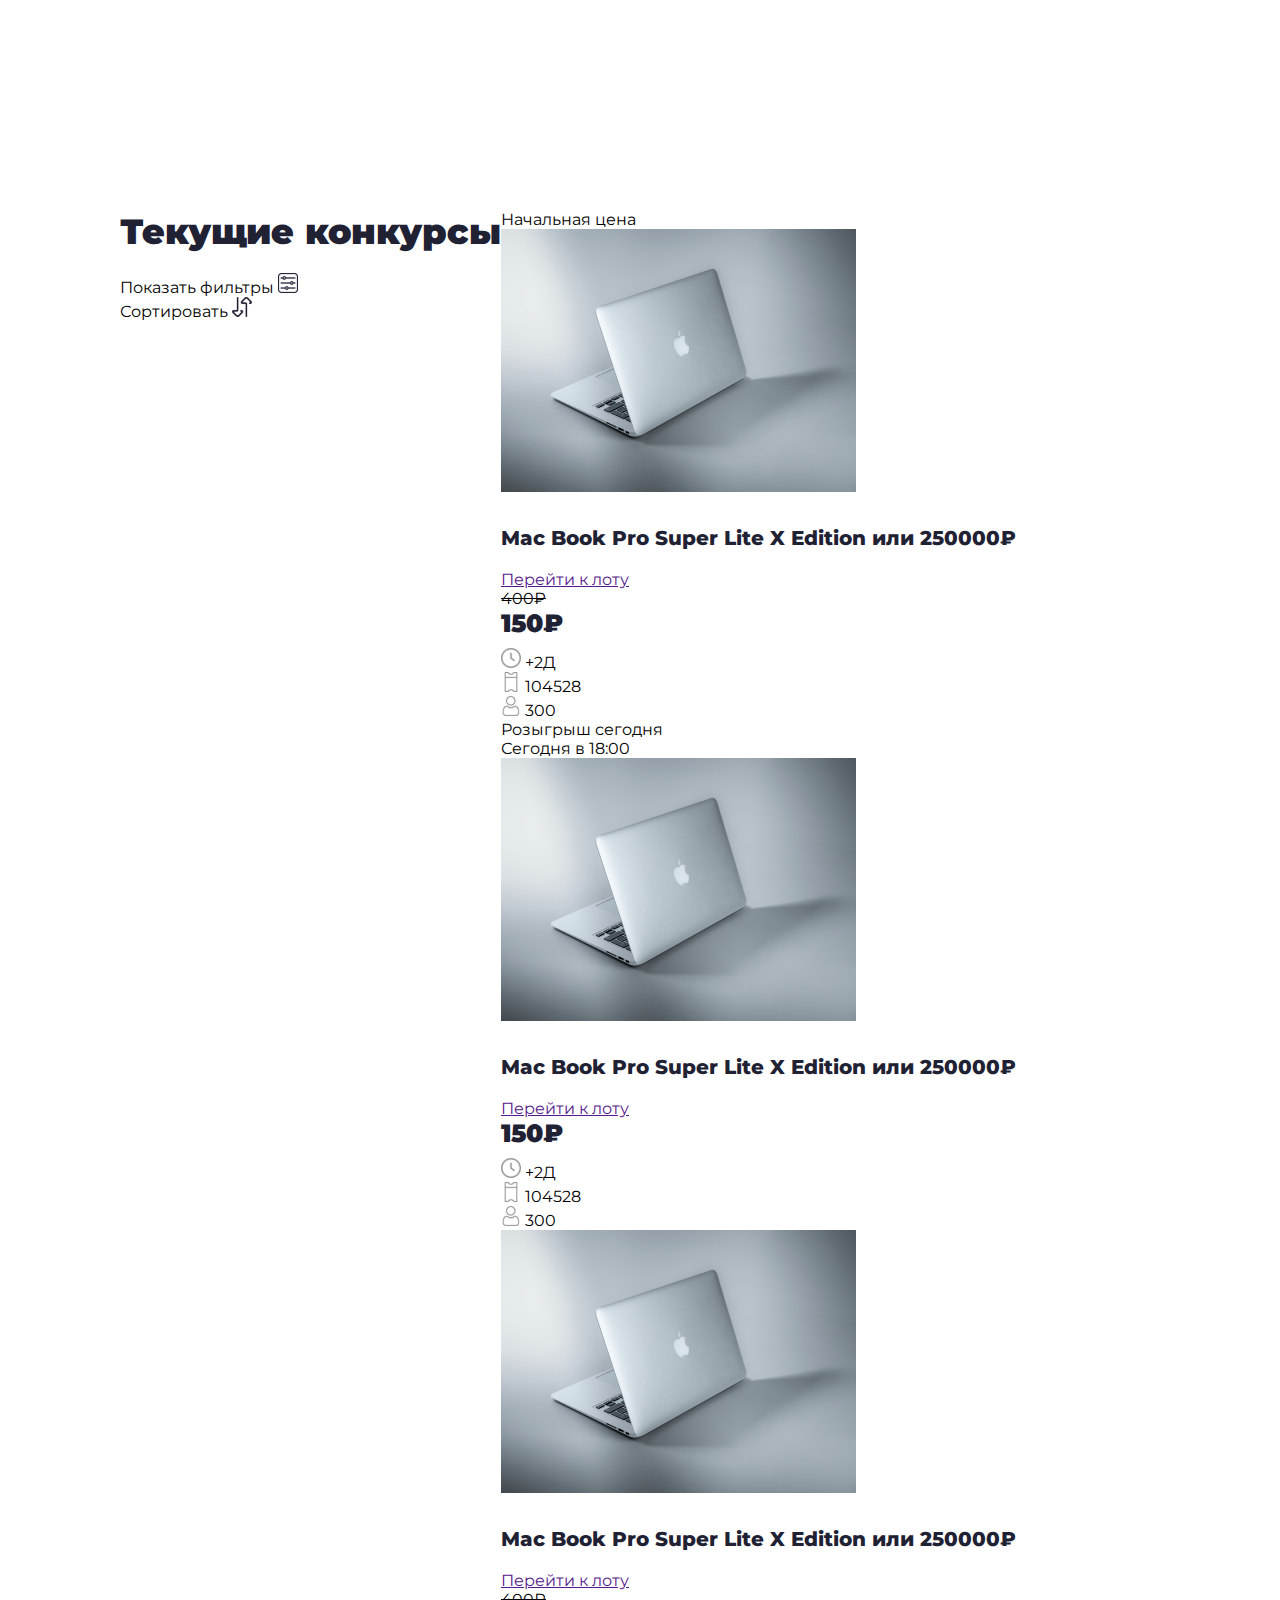
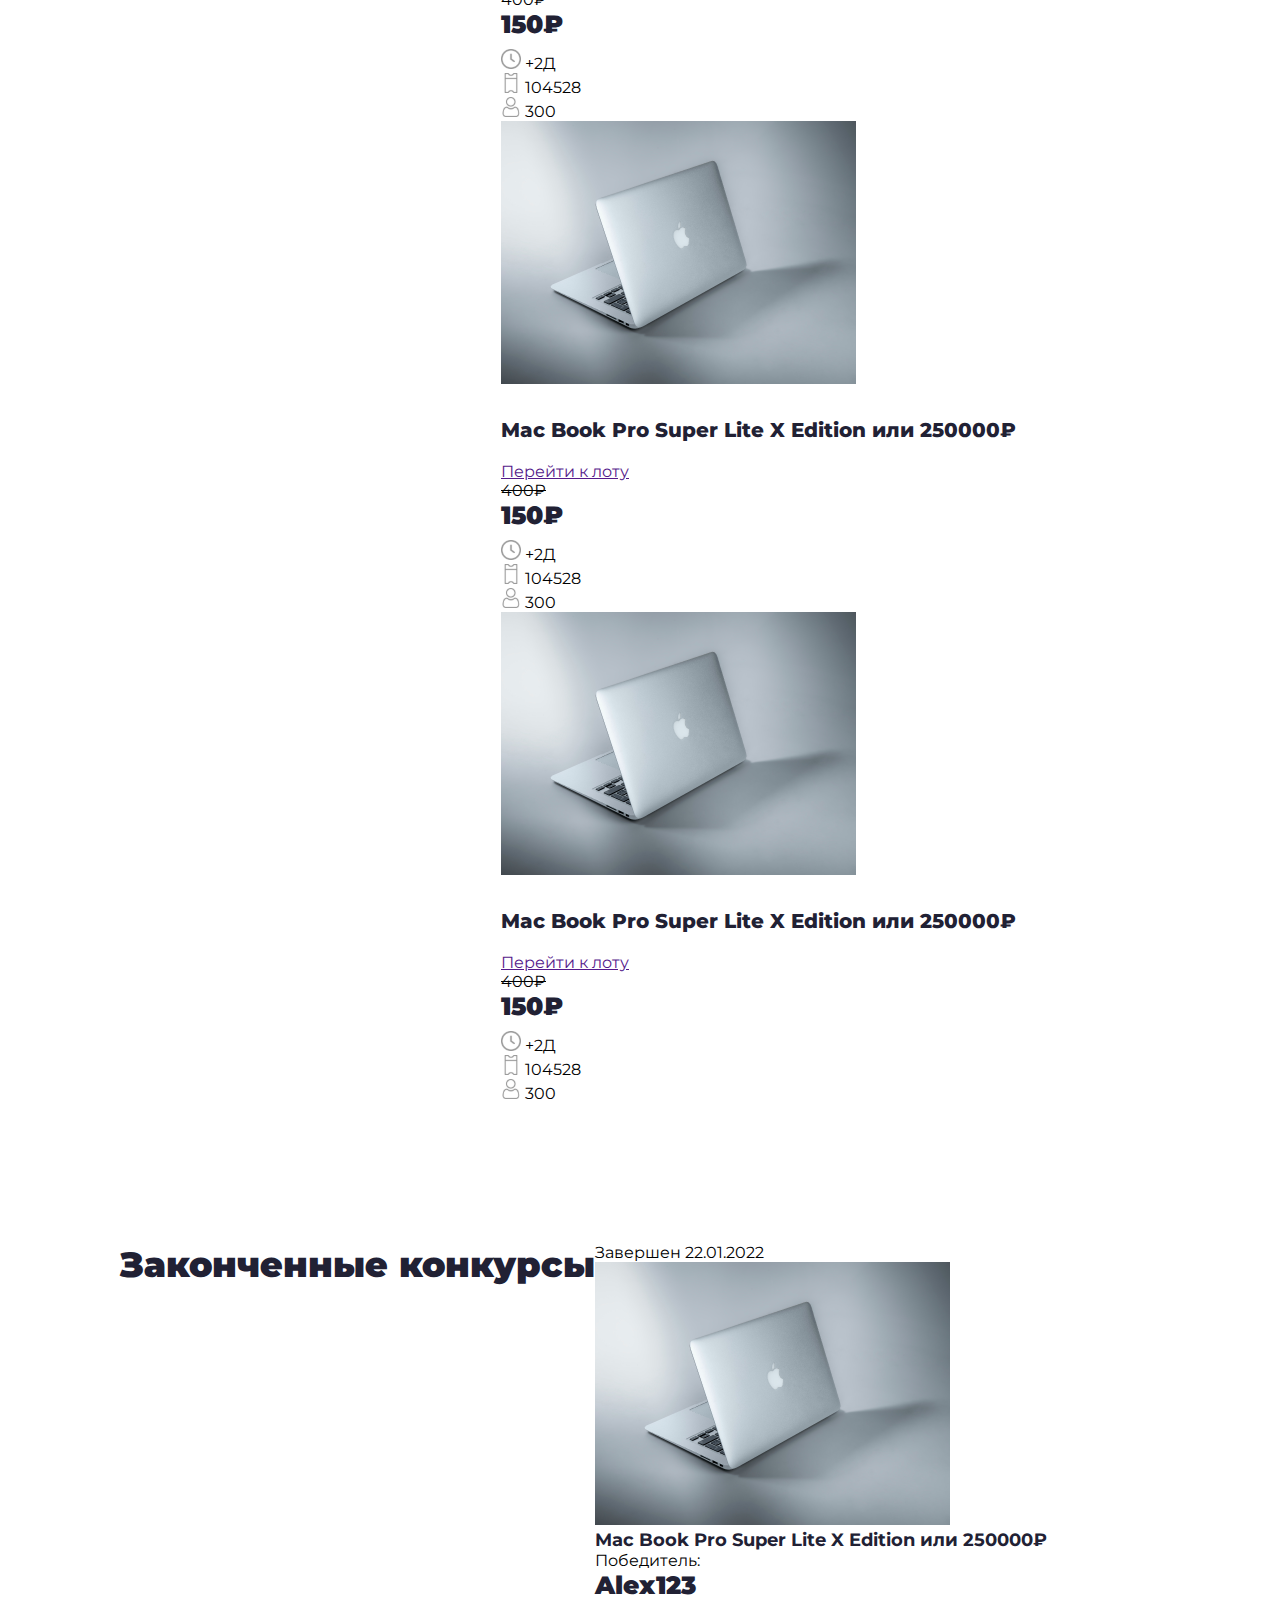
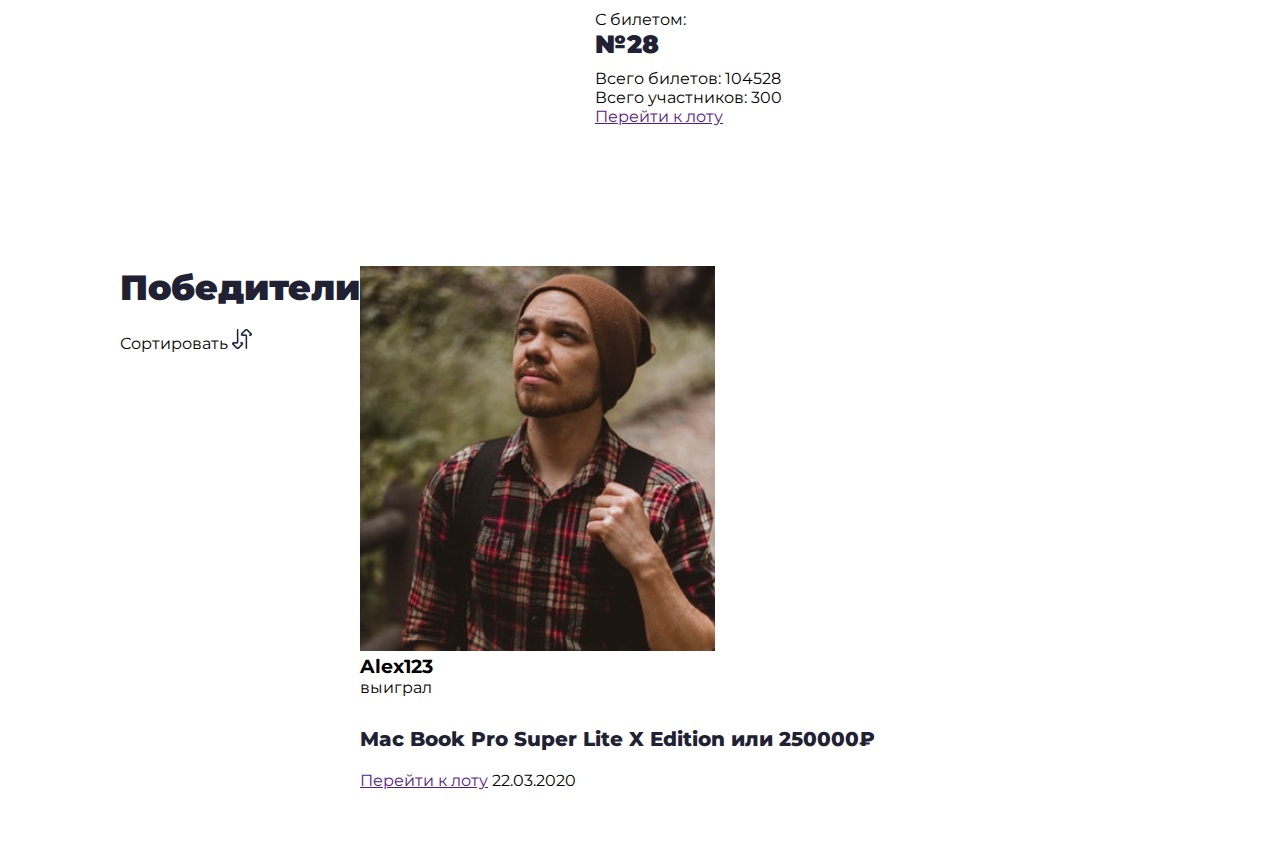
<file: contests.html>
<!DOCTYPE html>
<html>
	<head>
		<link rel="preconnect" href="https://fonts.googleapis.com">
		<link rel="preconnect" href="https://fonts.gstatic.com" crossorigin>
		<link href="https://fonts.googleapis.com/css2?family=Montserrat:wght@300;400;500;600;700;800;900&display=swap" rel="stylesheet">
		<title>contests</title>
		<link rel="stylesheet" href="main.css">
		<link rel="stylesheet" href="cards.css">
	</head>
	<body>
		<main>
			<section>
				<div class="flex-line">
					<h2>Текущие конкурсы</h2>
					<div>
						<div>
							Показать фильтры
							<img src="filter-icon.svg">
						</div>
						<div>
							Сортировать
							<img src="sort-icon.svg">
						</div>
					</div>
				</div>

				<div class="cards-block">
					<div class="card">
						<div class="mark">Начальная цена</div>
						<div class="img-container">
							<img src="image.png">
						</div>
						<h4>Mac Book Pro Super Lite X Edition или 250000₽</h4>
						<div class="card-data">
							<a href="">Перейти к лоту</a>
							<div>
								<strike>400₽</strike>
								<h3>150₽</h3>
							</div>
						</div>
						<div class="other-data">
							<div>
								<img src="clock-icon.svg">
								<span>+2Д</span>
							</div>
							<div>
								<img src="ticket-icon.svg">
								<span>104528</span>
							</div>
							<div>
								<img src="users-icon.svg">
								<span>300</span>
							</div>
						</div>
					</div>

					<div class="card today">
						<div class="mark">Розыгрыш сегодня</div>
						<div class="img-container">
							<div>Сегодня в 18:00</div>
							<img src="image.png">
						</div>
						<h4>Mac Book Pro Super Lite X Edition или 250000₽</h4>
						<div class="card-data">
							<a href="">Перейти к лоту</a>
							<div>
								<strike></strike>
								<h3>150₽</h3>
							</div>
						</div>
						<div class="other-data">
							<div>
								<img src="clock-icon.svg">
								<span>+2Д</span>
							</div>
							<div>
								<img src="ticket-icon.svg">
								<span>104528</span>
							</div>
							<div>
								<img src="users-icon.svg">
								<span>300</span>
							</div>
						</div>
					</div>

					<div class="card">
						<div class="img-container">
							<img src="image.png">
						</div>
						<h4>Mac Book Pro Super Lite X Edition или 250000₽</h4>
						<div class="card-data">
							<a href="">Перейти к лоту</a>
							<div>
								<strike>400₽</strike>
								<h3>150₽</h3>
							</div>
						</div>
						<div class="other-data">
							<div>
								<img src="clock-icon.svg">
								<span>+2Д</span>
							</div>
							<div>
								<img src="ticket-icon.svg">
								<span>104528</span>
							</div>
							<div>
								<img src="users-icon.svg">
								<span>300</span>
							</div>
						</div>
					</div>

					<div class="card">
						<div class="img-container">
							<img src="image.png">
						</div>
						<h4>Mac Book Pro Super Lite X Edition или 250000₽</h4>
						<div class="card-data">
							<a href="">Перейти к лоту</a>
							<div>
								<strike>400₽</strike>
								<h3>150₽</h3>
							</div>
						</div>
						<div class="other-data">
							<div>
								<img src="clock-icon.svg">
								<span>+2Д</span>
							</div>
							<div>
								<img src="ticket-icon.svg">
								<span>104528</span>
							</div>
							<div>
								<img src="users-icon.svg">
								<span>300</span>
							</div>
						</div>
					</div>

					<div class="card">
						<div class="img-container">
							<img src="image.png">
						</div>
						<h4>Mac Book Pro Super Lite X Edition или 250000₽</h4>
						<div class="card-data">
							<a href="">Перейти к лоту</a>
							<div>
								<strike>400₽</strike>
								<h3>150₽</h3>
							</div>
						</div>
						<div class="other-data">
							<div>
								<img src="clock-icon.svg">
								<span>+2Д</span>
							</div>
							<div>
								<img src="ticket-icon.svg">
								<span>104528</span>
							</div>
							<div>
								<img src="users-icon.svg">
								<span>300</span>
							</div>
						</div>
					</div>
				</div>
			</section>
			<section>
				<div><h2>Законченные конкурсы</h2></div>
				<div class="cards-block">
					<div class="card finished">
						<div class="card-head">
							<span>Завершен</span>
							<data>22.01.2022</data>
						</div>
						<div class="img-gradient-container">
							<img src="image.png">
							<h5>Mac Book Pro Super Lite X Edition или 250000₽</h5>
						</div>
						<div>
							<span>Победитель:</span>
							<h3>Alex123</h3>
						</div>
						<div>
							<span>С билетом:</span>
							<h3>№28</h3>
						</div>
						<div class="other-data">
							<div>
								<span>Всего билетов: </span>
								<span>104528</span>
							</div>
							<div>
								<span>Всего участников: </span>
								<span>300</span>
							</div>
						</div>
						<a href="">Перейти к лоту</a>
					</div>
				</div>
			</section>
			<section>
				<div class="flex-line">
					<h2>Победители</h2>
					<div>
						Сортировать
						<img src="sort-icon.svg">
					</div>
				</div>
				<div class="cards-block">
					<div class="card winner">
						<div class="img-container">
							<img src="ava.png">
							<div>
								<h3>Alex123</h3>
								<span>выиграл</span>
								<h4>Mac Book Pro Super Lite X Edition или 250000₽</h4>
							</div>
						</div>
						<div>
							<a href="">Перейти к лоту</a>
							<data>22.03.2020</data>
						</div>
					</div>
				</div>
			</section>
		</main>
	</body>
</html>
</file>
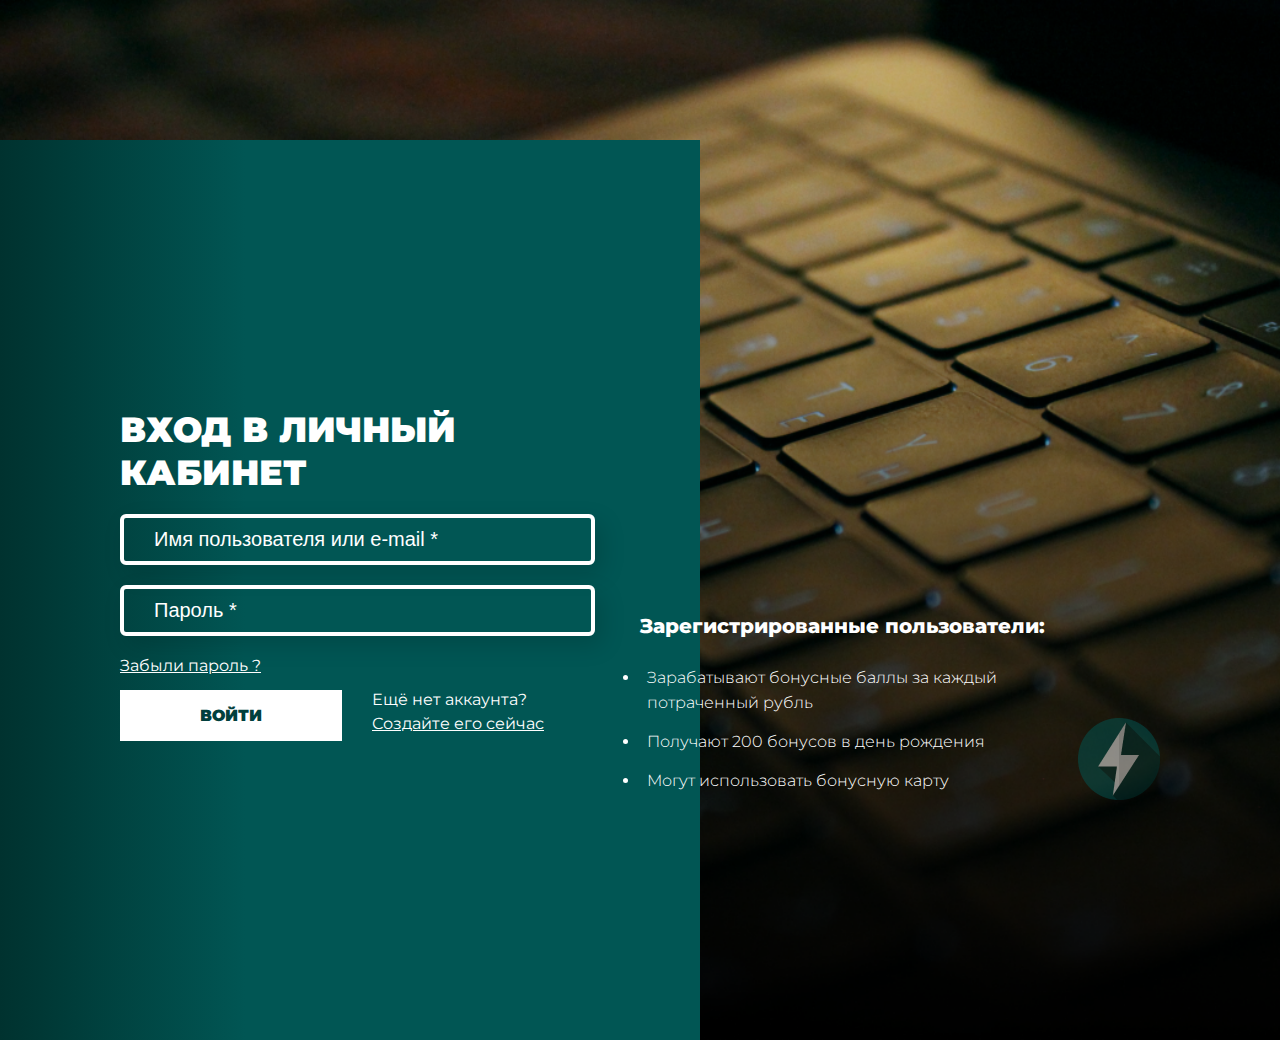
<file: enter.html>
<!DOCTYPE html>
<html>
	<head>
		<link rel="preconnect" href="https://fonts.googleapis.com">
		<link rel="preconnect" href="https://fonts.gstatic.com" crossorigin>
		<link href="https://fonts.googleapis.com/css2?family=Montserrat:wght@300;400;500;600;700;800;900&display=swap" rel="stylesheet">
		<title>enter/reg</title>
		<link rel="stylesheet" href="main.css">
		<link rel="stylesheet" href="enter.css">
	</head>
	<body class="enter">
		<input id="element-toggle" type="checkbox" />
		<div class="modal-container"id="myModal">
			<div class="modal" >
				<div>
					<h4>Забыли пароль?</h4>
					<label class="button" for="element-toggle"><img src="close-btn.svg"></label>
				</div>
				<input type="text" placeholder="E-mail">
				<span>На адрес электронной почты придет ссылка для восстановления пароля</span>
				<input type="submit" value="Изменить пароль" class="border-btn">
			</div>
		</div>
		<img src="enter-icon.png">
		<div class="free">
			<h4>Зарегистрированные пользователи:</h4>
			<ul>
				<li>Зарабатывают бонусные баллы за каждый потраченный рубль
</li>
				<li>Получают 200 бонусов в день рождения
</li>
				<li>Могут использовать бонусную карту
</li>
			</ul>
		</div>
		<main>
			<h2>ВХОД В ЛИЧНЫЙ КАБИНЕТ</h2>
			<form>
				<input type="text" placeholder="Имя пользователя или e-mail *">
				<input type="text" placeholder="Пароль *">
			</form>
			<label style="margin-bottom: 15px;text-decoration: underline;" class="button" for="element-toggle">Забыли пароль ?</label>
			<div>
				<a class="special-link-n" href=""><input type="submit" value="">ВОЙТИ</a>
				<div>
					Ещё нет аккаунта?
					<a href="">Создайте его сейчас</a>
				</div>
			</div>
		</main>
	</body>
</html>
</file>
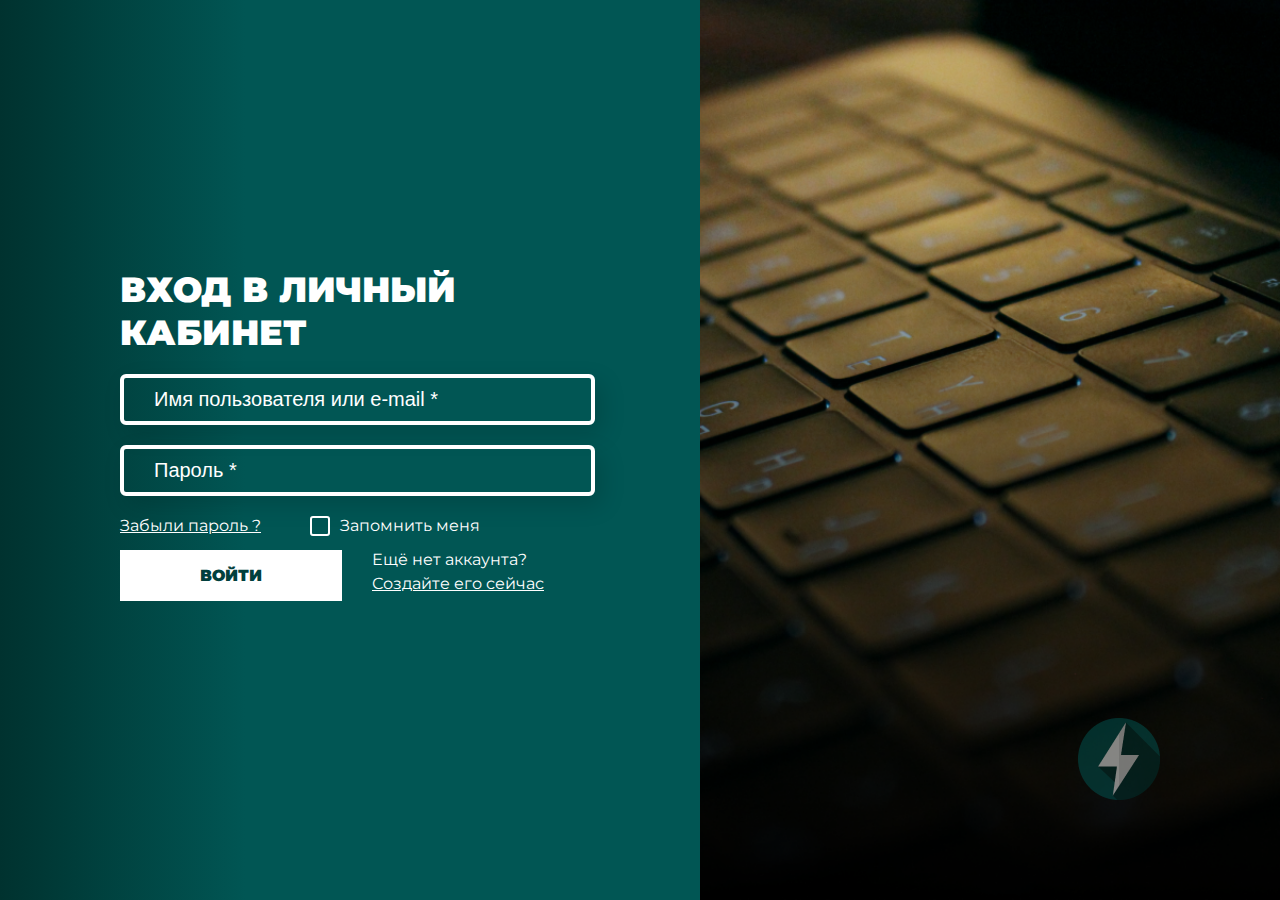
<file: login.html>
<!DOCTYPE html>
<html>
	<head>
		<link rel="preconnect" href="https://fonts.googleapis.com">
		<link rel="preconnect" href="https://fonts.gstatic.com" crossorigin>
		<link href="https://fonts.googleapis.com/css2?family=Montserrat:wght@300;400;500;600;700;800;900&display=swap" rel="stylesheet">
		<title>login</title>
		<link rel="stylesheet" href="main.css">
		<link rel="stylesheet" href="login.css">
	</head>
	<body class="login">
		<input id="element-toggle" type="checkbox" />
		<div class="modal-container"id="myModal">
			<div class="modal" >
				<div>
					<h4>Забыли пароль?</h4>
					<label class="button" for="element-toggle"><img src="close-btn.svg"></label>
				</div>
				<input type="text" placeholder="E-mail">
				<span>На адрес электронной почты придет ссылка для восстановления пароля</span>
				<input type="submit" value="Изменить пароль" class="border-btn">
			</div>
		</div>
		<label class="free-block">
			<input type=checkbox><img src="enter-icon.png">
			<div class="free-text">
				<h4>Зарегистрированные пользователи:</h4>
				<ul>
					<li>Зарабатывают бонусные баллы за каждый потраченный рубль</li>
					<li>Получают 200 бонусов в день рождения</li>
					<li>Могут использовать бонусную карту</li>
				</ul>
			</div>
		</label>
		<main>
			<h2>ВХОД В ЛИЧНЫЙ КАБИНЕТ</h2>
			<form>
				<input type="text" placeholder="Имя пользователя или e-mail *">
				<input type="text" placeholder="Пароль *">
			</form>
			<div>
				<label style="margin-bottom: 15px;text-decoration:underline;" class="button" for="element-toggle">Забыли пароль ?</label>
				<label class="remember">
					<input type="checkbox" name=""> Запомнить меня
					<span><!--<img src="v.svg">--></span>
				</label>
			</div>
			<div>
				<a class="special-link-n" href=""><input type="submit" value="">ВОЙТИ</a>
				<div>
					Ещё нет аккаунта?
					<a href="reg.html">Создайте его сейчас</a>
				</div>
			</div>
		</main>
	</body>
</html>
</file>
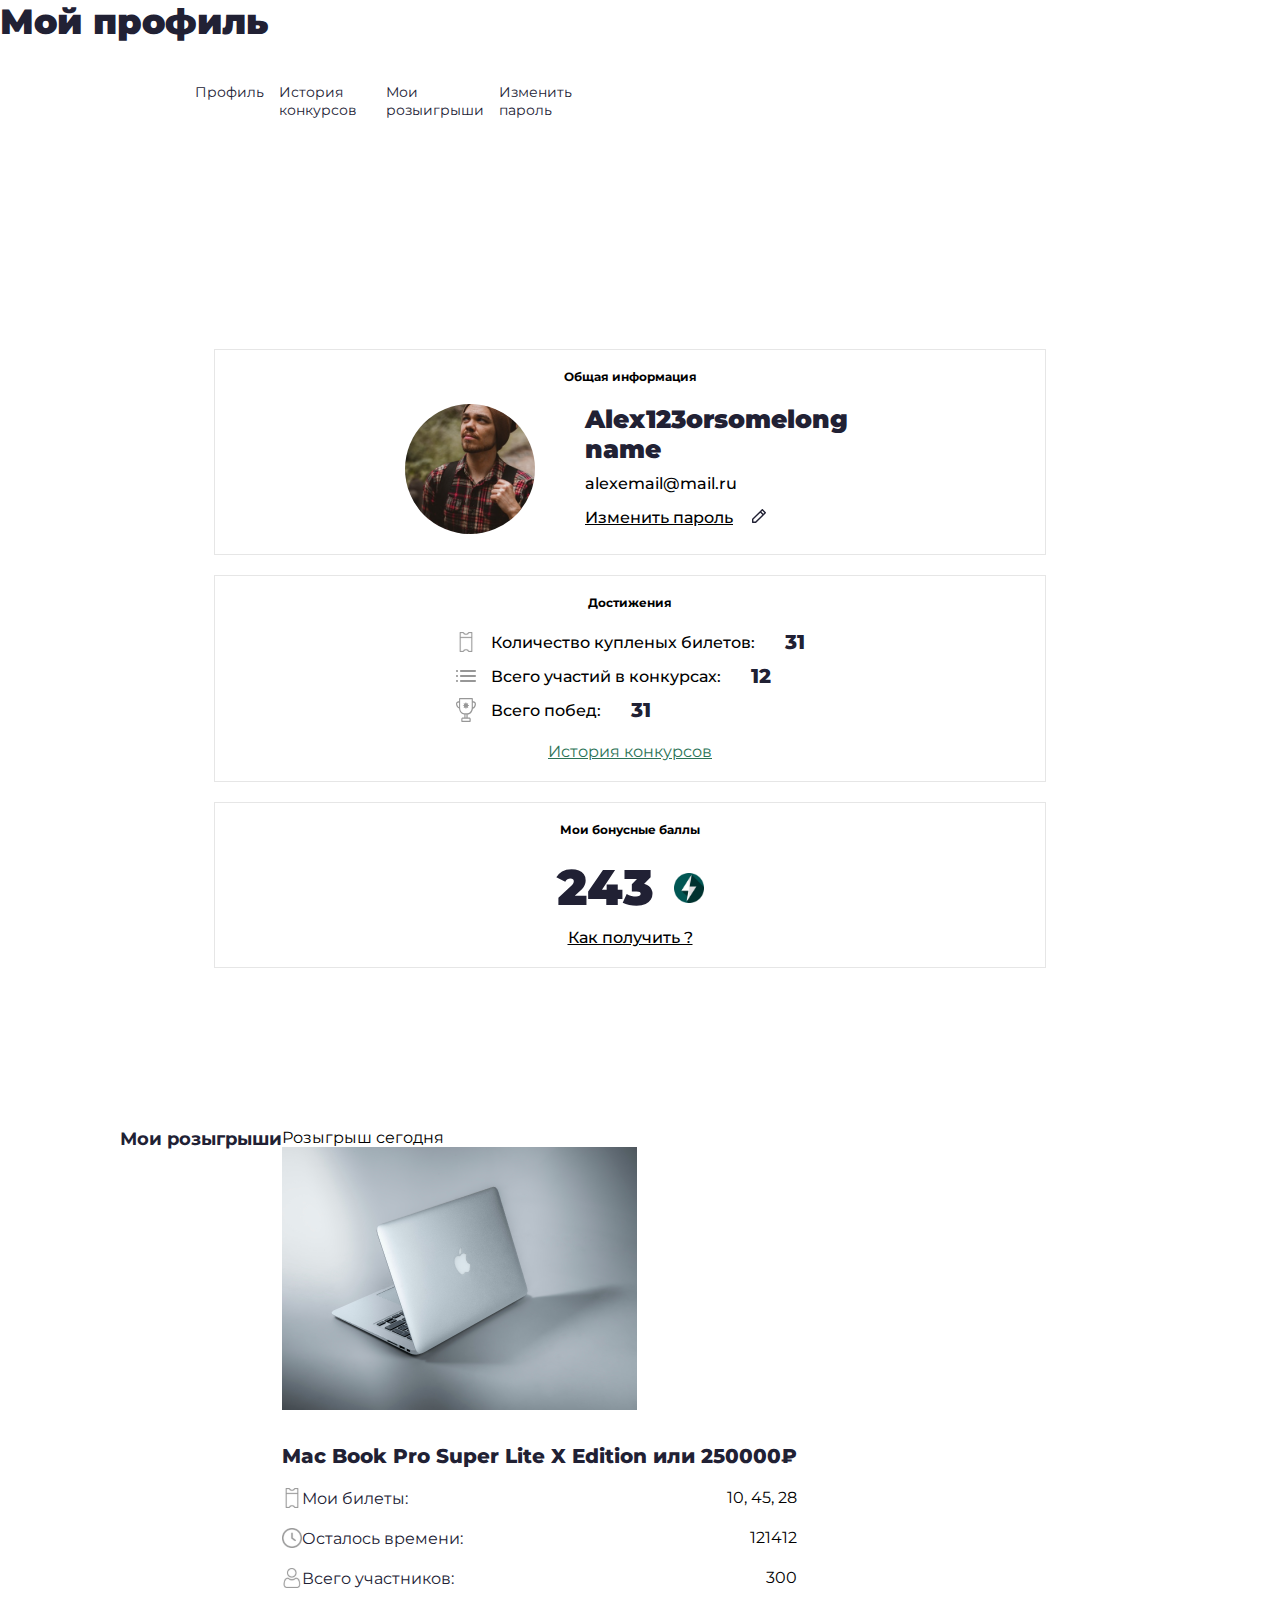
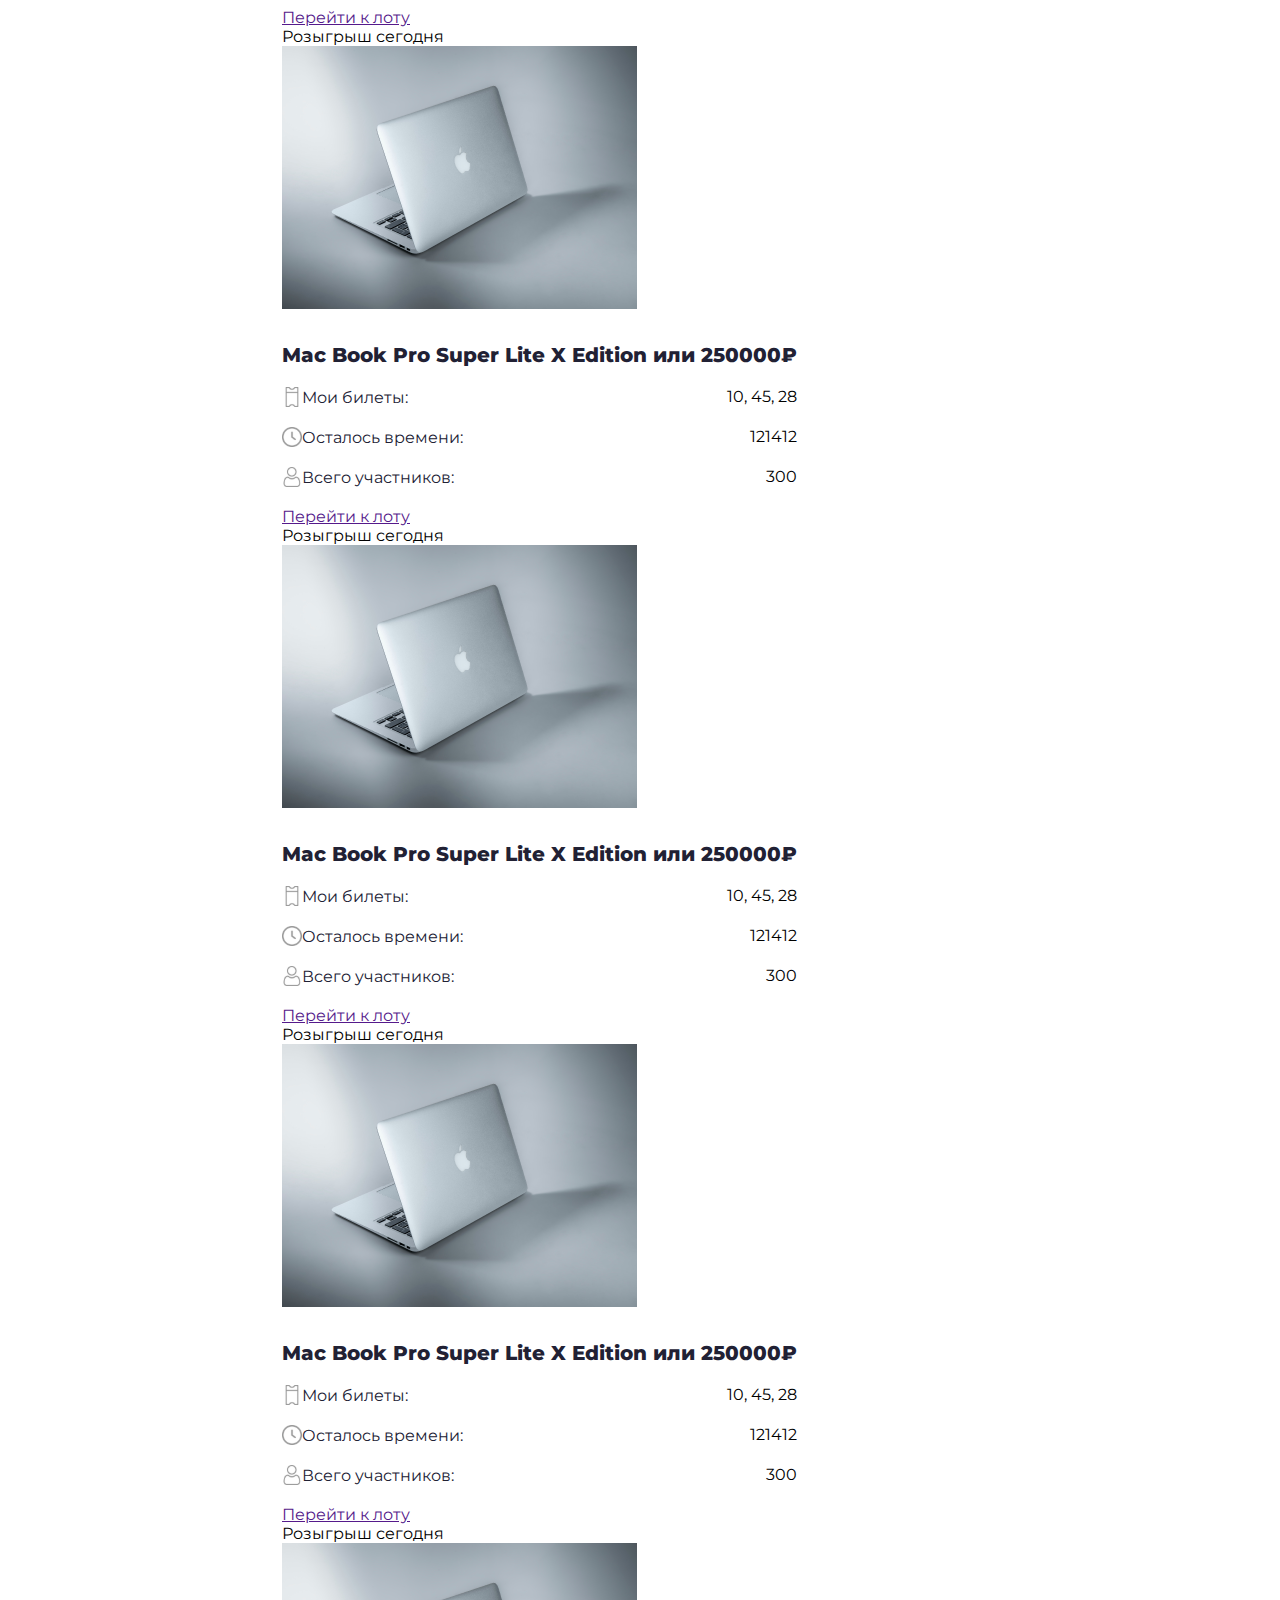
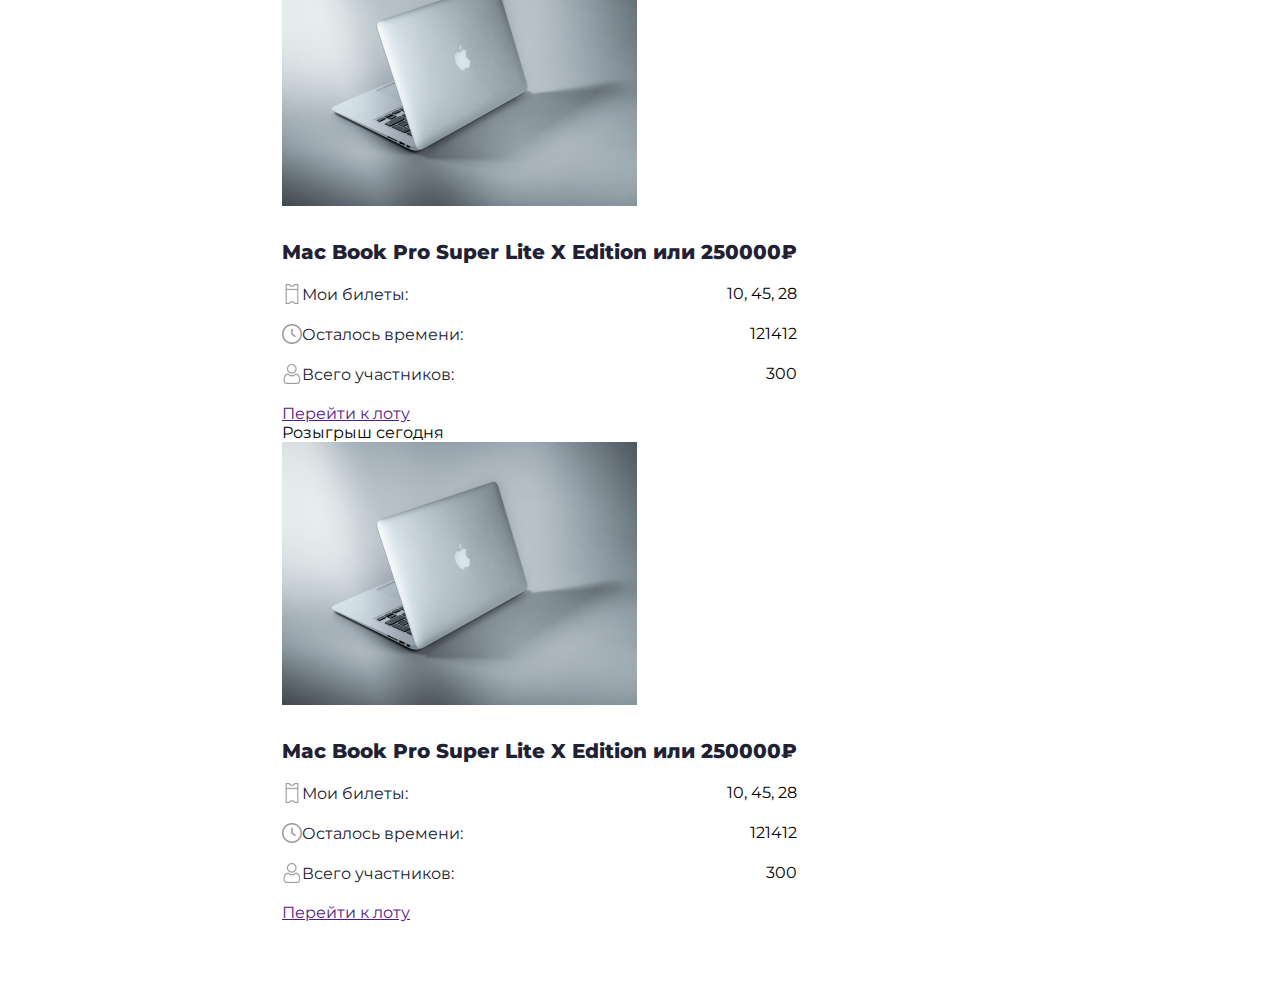
<file: profile.html>
<!DOCTYPE html>
<html>
	<head>
		<link rel="preconnect" href="https://fonts.googleapis.com">
		<link rel="preconnect" href="https://fonts.gstatic.com" crossorigin>
		<link href="https://fonts.googleapis.com/css2?family=Montserrat:wght@300;400;500;600;700;800;900&display=swap" rel="stylesheet">
		<title>profile</title>
		<link rel="stylesheet" href="main.css">
		<link rel="stylesheet" href="cards.css">
		<link rel="stylesheet" href="profile.css">
	</head>
	<body class="profile">
		<input id="element-toggle" type="checkbox" />
		<div class="modal-container"id="myModal">
			<div class="modal" >
				<div>
					<h4>Изменение пароля</h4>
					<label class="button" for="element-toggle"><img src="close-btn.svg"></label>
				</div>
				<input type="text" placeholder="Введите старый пароль">
				<input type="text" placeholder="Введите новый пароль">
				<input type="submit" value="Изменить пароль" class="border-btn">
			</div>
		</div>
		<div>
			<h2>Мой профиль</h2>
			<div class="nav">
				<div>Профиль</div>
				<div>История конкурсов</div>
				<a href="#3">Мои розыигрыши</a>
				<label class="button" for="element-toggle">Изменить пароль</label>

<!--<button id="trigger" class="trigger-button" type="button">Launch Modal</button>

  <div id="content">
    <h4>Изменить пароль</h4>
    <form>
    	<input type="text" name="" value="" placeholder="">
    	<input type="text" name="" value="" placeholder="">
    	<input type="submit" name="" value="">
    </form>
  </div>-->
			</div>
		</div>
		<main>
			<section class="user-block">
				<div class="user-data">
					<h5>Общая информация</h5>
					<div>
						<div class="img-cont">
							<img src="ava.png">
						</div>
						<div class="user-info">
							<h3>Alex123orsomelong name</h3>
							<span>alexemail@mail.ru</span>
							<div>
								<label class="button" for="element-toggle">Изменить пароль</label>
								<img src="icon-edit.svg">
							</div>
						</div>
					</div>
				</div>
				<div class="user-tickets">
					<h5>Достижения</h5>
					<ul>
						<li>
							<img src="ticket-icon.svg">
							Количество купленых билетов:
							<h4>31</h4>
						</li>
						<li>
							<img src="menu-icon.svg">
							Всего участий в конкурсах:
							<h4>12</h4>
						</li>
						<li>
							<img src="cup-icon.svg">
							Всего побед:
							<h4>31</h4>
						</li>
					</ul>
					<a href="" style="font-size: 16px; font-weight: 400; color: #2B7356;">История конкурсов</a>
				</div>
				<div class="user-bonus">
					<h5>Мои бонусные баллы</h5>
					<div>
						<h1>243</h1>
						<img src="enter-icon.png">
					</div>
					<a href="" style="font-size: 16px;">Как получить ?</a>
				</div>
			</section>
			<section>
				<h5 id="3">Мои розыгрыши</h5>
				<div class="cards-block">
					<div class="card">
						<div class="mark">Розыгрыш сегодня</div>
						<div class="img-container">
							<img src="image.png">
						</div>
						<h4>Mac Book Pro Super Lite X Edition или 250000₽</h4>
						<div class="other-data">
							<div>
								<div>
									<img src="ticket-icon.svg">
									Мои билеты:
								</div>
								<span>10, 45, 28</span>
							</div>
							<div>
								<div>
									<img src="clock-icon.svg">
									Осталось времени:
								</div>
								<span>121412</span>
							</div>
							<div>
								<div>
									<img src="users-icon.svg">
									Всего участников:
								</div>
								<span>300</span>
							</div>
						</div>
						<a href="" title="">Перейти к лоту</a>
					</div>
					<div class="card">
						<div class="mark">Розыгрыш сегодня</div>
						<div class="img-container">
							<img src="image.png">
						</div>
						<h4>Mac Book Pro Super Lite X Edition или 250000₽</h4>
						<div class="other-data">
							<div>
								<div>
									<img src="ticket-icon.svg">
									Мои билеты:
								</div>
								<span>10, 45, 28</span>
							</div>
							<div>
								<div>
									<img src="clock-icon.svg">
									Осталось времени:
								</div>
								<span>121412</span>
							</div>
							<div>
								<div>
									<img src="users-icon.svg">
									Всего участников:
								</div>
								<span>300</span>
							</div>
						</div>
						<a href="" title="">Перейти к лоту</a>
					</div>
					<div class="card">
						<div class="mark">Розыгрыш сегодня</div>
						<div class="img-container">
							<img src="image.png">
						</div>
						<h4>Mac Book Pro Super Lite X Edition или 250000₽</h4>
						<div class="other-data">
							<div>
								<div>
									<img src="ticket-icon.svg">
									Мои билеты:
								</div>
								<span>10, 45, 28</span>
							</div>
							<div>
								<div>
									<img src="clock-icon.svg">
									Осталось времени:
								</div>
								<span>121412</span>
							</div>
							<div>
								<div>
									<img src="users-icon.svg">
									Всего участников:
								</div>
								<span>300</span>
							</div>
						</div>
						<a href="" title="">Перейти к лоту</a>
					</div>
					<div class="card">
						<div class="mark">Розыгрыш сегодня</div>
						<div class="img-container">
							<img src="image.png">
						</div>
						<h4>Mac Book Pro Super Lite X Edition или 250000₽</h4>
						<div class="other-data">
							<div>
								<div>
									<img src="ticket-icon.svg">
									Мои билеты:
								</div>
								<span>10, 45, 28</span>
							</div>
							<div>
								<div>
									<img src="clock-icon.svg">
									Осталось времени:
								</div>
								<span>121412</span>
							</div>
							<div>
								<div>
									<img src="users-icon.svg">
									Всего участников:
								</div>
								<span>300</span>
							</div>
						</div>
						<a href="" title="">Перейти к лоту</a>
					</div>
					<div class="card">
						<div class="mark">Розыгрыш сегодня</div>
						<div class="img-container">
							<img src="image.png">
						</div>
						<h4>Mac Book Pro Super Lite X Edition или 250000₽</h4>
						<div class="other-data">
							<div>
								<div>
									<img src="ticket-icon.svg">
									Мои билеты:
								</div>
								<span>10, 45, 28</span>
							</div>
							<div>
								<div>
									<img src="clock-icon.svg">
									Осталось времени:
								</div>
								<span>121412</span>
							</div>
							<div>
								<div>
									<img src="users-icon.svg">
									Всего участников:
								</div>
								<span>300</span>
							</div>
						</div>
						<a href="" title="">Перейти к лоту</a>
					</div>
					<div class="card">
						<div class="mark">Розыгрыш сегодня</div>
						<div class="img-container">
							<img src="image.png">
						</div>
						<h4>Mac Book Pro Super Lite X Edition или 250000₽</h4>
						<div class="other-data">
							<div>
								<div>
									<img src="ticket-icon.svg">
									Мои билеты:
								</div>
								<span>10, 45, 28</span>
							</div>
							<div>
								<div>
									<img src="clock-icon.svg">
									Осталось времени:
								</div>
								<span>121412</span>
							</div>
							<div>
								<div>
									<img src="users-icon.svg">
									Всего участников:
								</div>
								<span>300</span>
							</div>
						</div>
						<a href="" title="">Перейти к лоту</a>
					</div>

				</div>
			</section>
		</main>
	</body>
</html>
</file>
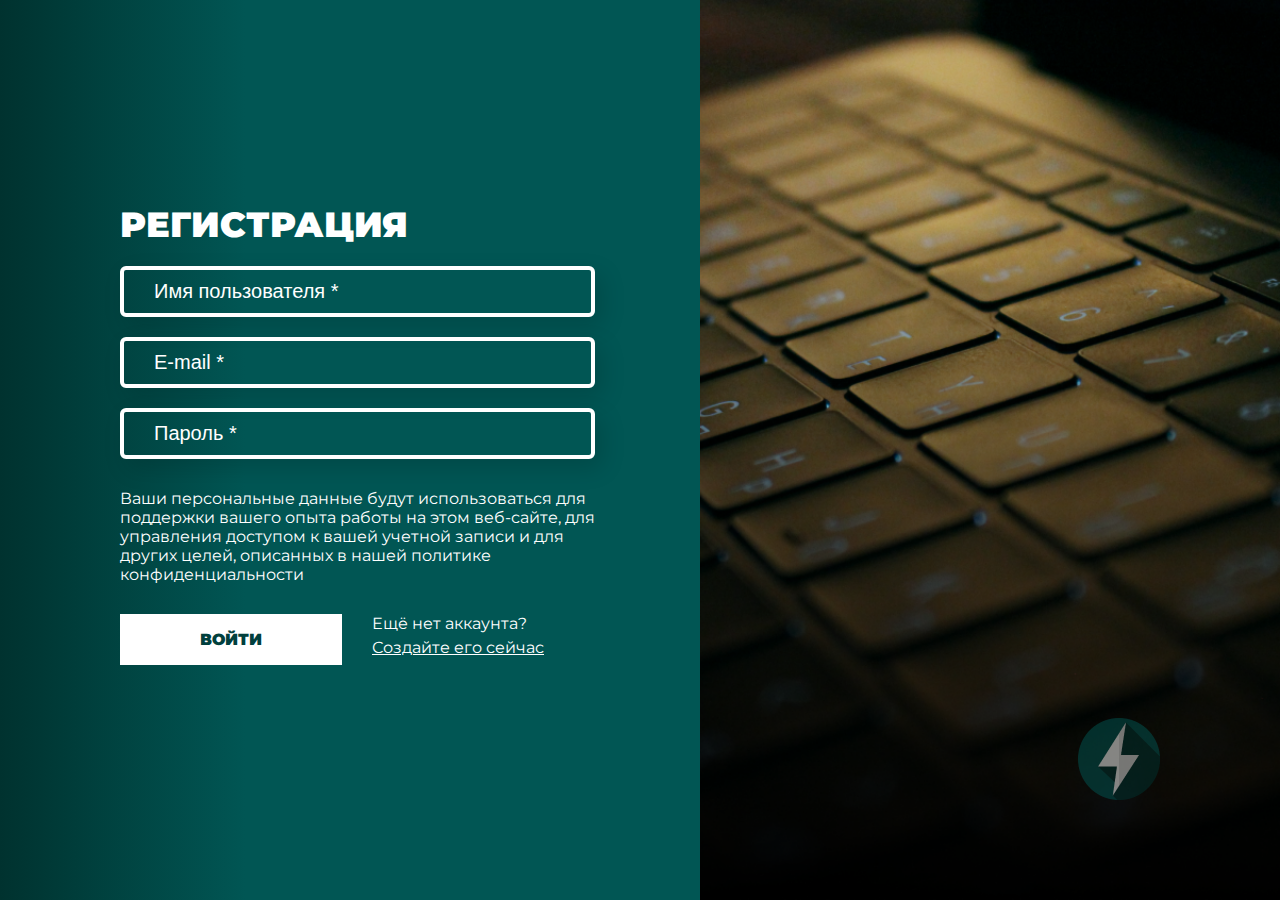
<file: reg.html>
<!DOCTYPE html>
<html>
	<head>
		<link rel="preconnect" href="https://fonts.googleapis.com">
		<link rel="preconnect" href="https://fonts.gstatic.com" crossorigin>
		<link href="https://fonts.googleapis.com/css2?family=Montserrat:wght@300;400;500;600;700;800;900&display=swap" rel="stylesheet">
		<title>reg</title>
		<link rel="stylesheet" href="main.css">
		<link rel="stylesheet" href="login.css">
	</head>
	<body class="login">
		<label class="free-block">
			<input type=checkbox><img src="enter-icon.png">
			<div class="free-text">
				<h4>Зарегистрированные пользователи:</h4>
				<ul>
					<li>Зарабатывают бонусные баллы за каждый потраченный рубль</li>
					<li>Получают 200 бонусов в день рождения</li>
					<li>Могут использовать бонусную карту</li>
				</ul>
			</div>
		</label>
		<main>
			<h2>РЕГИСТРАЦИЯ</h2>
			<form>
				<input type="text" placeholder="Имя пользователя *">
				<input type="text" placeholder="E-mail *">
				<input type="text" placeholder="Пароль *">
			</form>
			<p>
				Ваши персональные данные будут использоваться для поддержки вашего опыта работы на этом веб-сайте, для управления доступом к вашей учетной записи и для других целей, описанных в нашей политике конфиденциальности
			</p>
			<div>
				<a class="special-link-n" href=""><input type="submit" value="">ВОЙТИ</a>
				<div>
					Ещё нет аккаунта?
					<a href="">Создайте его сейчас</a>
				</div>
			</div>
		</main>
	</body>
</html>
</file>
<file: main.css>
* {
	padding: 0;
	margin: 0;
	box-sizing: border-box;
}
::selection {
	background: #000;
	color: #C6F0C2;
}
:focus {
	outline-color: #2B735640;
}
:hover, :not(:hover) {
	transition:  0.6s ease;
}
:hover:not(:hover) {}
:focus {
	outline: none;
}
a:hover:not(header a:hover) {
	opacity: 0.7;
}
body {
	width: 100%;
	font-family: 'Montserrat', sans-serif;
}
input[type=text] {
	font-size: 18px;
}
h1 {
	font-size: 60px;
	font-weight: 900;
	color: #212134
}
h2 {
	font-size: 50px;
	font-weight: 900;
	color: #212134;
	margin-bottom: 20px;
}
h3:not(.winner h3, .inner h3, .slide-text h3) {
	font-size: 30px;
	font-weight: 900;
	color: #212134;
	margin-bottom: 10px;
}
.slide-text h3 {
	margin-bottom: 20px;
	font-size: 30px;
	font-weight: 900;
	color: #fff;
}
h4 {
	font-size: 20px;
	font-weight: 800;
	color: #212134;
	margin: 30px 0 20px;
}
h5:not(.inner h5, .user-block h5, .product h5) {
	position: relative;
	font-size: 20px;
	margin-buttom: 25px;
	font-weight: 700;
	text-align: center;
	color: #212134;
}
.accent {
	font-size: 40px;
	font-weight: 900;
	color: #5CB176;
}
.info-list li {
	display: flex;
	align-items: baseline;
}
ul li:not(.free ul li, .info-list li) {
	list-style-type: none;
	display: flex;
	align-items: center;
}
button, input[type=submit], .border-btn {
	border: #2B7356 solid 5px;
	padding: 15px 30px;
	background: #fff;
	
	color: #2B7356;
	font-size: 18px;
	font-weight: 900;
	text-transform: uppercase;
	white-space: nowrap;
}
main:not(.login main) {
	margin-top: 140px;
}
main section:not(.info-block, .banner-block) {
	padding: 70px 120px;
	display: flex;
	flex-wrap: wrap;
}
header {
	position: fixed;
	z-index: 100;
  top: 0;
  width: 100%; 
  transition: top 1s;
	padding: 40px 120px;
	display: flex;
	flex-direction: column;
	justify-content: space-between;
	align-items: center;
	background: #212134;
}
header > div {
	display: flex;
	flex-direction: row;
	width: 100%;
	justify-content: space-between;
	align-items: center;
}
header a:not(.profile header a, .dropdown a) {
	margin-left: 40px;
}
header a, footer a, nav a {
	text-decoration: none;
	color: #fff;
}
header a:hover:not(.dropdown a:hover) {
	display: inline-block;
	transform: scale(1.1);
	-webkit-transform:scale(1.1);
	-moz-transform:scale(1.1);
	/*transform-origin: right;*/
}
.dropdown {
	position: relative;
	display: none;
}

.dropdown-content {
	display: none;
	margin-left: -150px;
	position: absolute;
	background-color: #212134;
	min-width: 225px;
	/*min-height: 180px;*/
	/*box-shadow: 0px 8px 16px 0px rgba(0,0,0,0.2);*/
	padding: 15px;
	z-index: 15;
}
.dropdown-content a {
	position: relative;
	width: 100%;
	text-align: right;
	/*margin-top: 15px;*/
	padding: 8px 15px;
}
.dropdown:hover .dropdown-content {
	display: flex;
	flex-direction: column;
	/*justify-content: flex-end;*/
	align-items: flex-end;
	cursor: pointer;
}
.dropdown-content a:hover {
	background: #5CB17633;
	color: #2B7356;
}

.logo {
	width: 200px;
	height: 60px;
}
nav, .nav {
	width: 100%;
	padding: 20px 120px;
	display: flex;
	justify-content: space-between;
	background: #212134;
	color: #fff;
}
nav {
	padding: 20px 0;
}
nav > span {
	display: flex;
	align-items: center;
}
.nav a {
	color: #fff;
	text-decoration: none;
}
footer {
	padding: 92px 120px;
	background: #212134;
	display: flex;
	justify-content: space-between;
	color: #fff;
}
footer > div:nth-child(1) {
	display: flex;
	flex-direction: column;
}
footer > div:nth-child(1) img {
	margin-bottom: 10px;
}
footer > div:nth-child(2) {
	display: flex;
}
footer > div:nth-child(2) ul:first-child {
	margin-right: 70px;
}
footer > div:nth-child(2) ul li {
	margin-bottom: 25px;
}
footer > div:nth-child(3) {
	display: flex;
	flex-direction: column;
	flex-wrap: nowrap;
	align-items: flex-end;
	text-align: right;
}
footer > div:nth-child(3) > * {
	margin-bottom: 30px;
}
footer > div:nth-child(3) img {
	width: 50px;
	height: 50px;
}




















#element-toggle, .blur-bcg {
  display: none;
}
#element-toggle:not(:checked) ~ #myModal  {
  display: none;
}
.modal-container {
	width: 100%;
	position: absolute;
	height: 100vh;
	background: #2B735640;
	backdrop-filter: blur(2px);
	-webkit-backdrop--filter: blur(2px);
	display: flex;
	justify-content: center;
	align-items: center;
}
.modal-container:not(.login .modal-container) {
	z-index:999;
	transform: translateY(-140px);
}
.hide-part {
	position: relative;
	z-index: 1;
}
.product .modal-container {
	width: 43%;
	padding-right: 30px;
	position: absolute;
	z-index: 4;
	height: auto;
	background: #fff;
	backdrop-filter: blur(0px);
}
.modal:not(.product .modal) {
  max-width: 560px;
  width: 100%;
  display: flex;
  flex-direction: column;
  align-items: center;
  padding: 30px;
  border-radius: 12px;
  background: #fff;
  box-shadow: 0px 0px 15px #00000080;
}
.product .modal {
	max-width: 1160px;
	width: 100%;
	display: flex;
	flex-direction: column;
	align-items: flex-start;
}
.profile .modal {
	box-shadow: 0px 0px 15px #2B735660;
}
.button:hover, input[type=submit] {
	cursor: pointer;
}
.modal h4 {
	text-align: center;
}
.modal input[type=text] {
	max-width: 400px;
	width: 100%;
	padding: 15px 20px;
	background: #E4E4E4;
	display: block;
	margin-bottom: 15px;
	border: none;
	border-radius: 5px;
}
.modal input::placeholder {
	color: #AFAFAF;
	font-weight: 400;
	font-size: 16px;
}
.modal > div:not(.take-tickets-container, .choose-ticket, .example) {
	width: 100%;
	position: relative;
	display: flex;
	align-items: baseline;
	justify-content: center;
}
.modal img:not(.product .modal img) {
	transform: translate(135px,-35px);
}
.product .modal img {
	opacity: 0.5;
	margin-bottom: 15px;
}
.product .modal label {
	align-self: flex-end;
}
.product .modal img:hover {
	opacity: 1;
}
.modal span:not(.product .modal span) {
	max-width: 400px;
	width: 100%;
	color: #979797;
	font-weight: 300;
	margin-bottom: 30px;
}
@media screen and (max-width: 1700px) {
	h1 {
		font-size: 50px;
	}
	.accent {
		font-size: 35px;
	}
}



@media screen and (max-width: 1540px)  {
	h2 {
		font-size: 40px;
	}
	.navbar > div > div:nth-child(2), header .icon-bar {
		display: none;
	}
	.dropdown {
		display: inline-block;
	}
}


@media screen and (max-width: 1400px) {
	.product .modal-container {
		width: 100%;
		padding-right: 0;
		position: absolute;
		z-index: 4;
		height: 100vh;
		background: #2B735640;
		backdrop-filter: blur(2px);
		-webkit-backdrop--filter: blur(2px);
		transform: translate(0, -70px);
	}
	.product .modal {
		max-width: 800px;
		width: 100%;
		display: flex;
		flex-direction: column;
		align-items: center;
		padding: 30px 50px;
		border-radius: 12px;
		background: #fff;
		box-shadow: 0px 0px 15px #00000080;
	}
}
@media screen and (max-width: 1200px) {
	main section:not(.info-block, .banner-block) {
		padding: 40px;
	}
	h1 {
		font-size: 45px;
	}
	h2 {
		font-size: 35px;
		margin-bottom: 20px;
	}
	h3:not(.inner h3) {
		font-size: 25px;
		margin-bottom: 0px;
	}
	h4 {
		font-size: 18px;
		margin: 30px 0 20px;
	}
	h5:not(.inner h5) {
		font-size: 20px;
	}
	.product .modal-container {
		transform: translate(0, -50px);
	}
	.product .modal {
		max-width: 670px;
	}
	button, input[type=submit], .border-btn {
		font-size: 14px;
	}
}
@media screen and (max-width: 1280px) {
	h1 {
		font-size: 50px;
		font-weight: 900;
		color: #212134
	}
	h2 {
		font-size: 35px;
		margin-bottom: 20px;
	}
	h3:not(.winner h3, .inner h3) {
		font-size: 25px;
		margin-bottom: 10px;
	}
	h5:not(.inner h5, .user-block h5, .product h5) {
		font-size: 18px;
		margin-buttom: 25px;
	}
	.accent {
		font-size: 35px;
	}

}
@media screen and (max-width: 800px) {
	h1 {
		font-size: 45px;
	}
	h2 {
		font-size: 30px;
		margin-bottom: 20px;
	}
	h3:not(.winner h3, .inner h3) {
		font-size: 20px;
		margin-bottom: 10px;
	}
	h5:not(.inner h5, .user-block h5, .product h5) {
		font-size: 15px;
		margin-buttom: 20px;
	}
	.accent {
		font-size: 30px;
	}


	.product .modal-container {
		transform: translate(0, -50px);
	}
	.product .modal {
		padding: 30px;
		max-width: 480px;
	}
	button, input[type=submit], .border-btn {
		padding: 15px;
	}
}
@media screen and (max-width: 600px) {
	h5:not(.inner h5) {
		font-size: 16px;
	}

}
@media screen and (max-width: 500px) {
	main section:not(.info-block, .banner-block) {
		padding: 15px;
	}
	h3:not(.inner h3) {
		font-size: 16px;
	}
	h4 {
		font-size: 14px;
		margin: 10px 0 0;
	}
	h5:not(.inner h5) {
		font-size: 14px;
	}
}
</file>
<file: cards.css>
.banner-frame {
	width: 100%;
	max-width: 1250px;
	transform: skewX(45deg);
	position: relative;
	left: -235px;
	overflow: hidden;
}
#frame {
	text-align: left;
	transform: skewX(-45deg);
	position: relative;
	left: 235px;
} 
.product .banner-frame, .product #frame {
	transform: skewX(0deg);
}

#frame input[type=radio] { 
	display: none; 
} 

#frame label { 
	cursor: pointer; 
	text-decoration: none; 
} 

 #slides { 
	transform: skew(20);
	transform-box: border-box;
	position: relative; 
	z-index: 1; 
} 

#overflow { 
	width: 100%; 
	overflow: hidden; 
} 

#frame1:checked~#slides .inner { 
	margin-left: 0; 
} 

#frame2:checked~#slides .inner { 
	margin-left: -100%; 
} 

#frame3:checked~#slides .inner { 
	margin-left: -200%; 
} 

#frame4:checked~#slides .inner { 
	margin-left: -300%; 
} 

#slides .inner { 
	transition: margin-left 800ms
				cubic-bezier(0.770, 0.000, 0.175, 1.000); 
	width: 400%; 
	line-height: 0; 
	height: 300px; 
} 

#slides .frame { 
	width: 25%;
	float: left; 
	display: flex; 
	justify-content: flex-start;
	align-items: center; 
	height: 490px; 
	color: #FFF; 
} 

#slides .frame-1, #slides .frame-2, #slides .frame-3, #slides .frame-4 { 
	background: ##212134;
}
#controls { 
	margin: -180px 0 0 0; 
	width: 100%; 
	height: 50px; 
	z-index: 3; 
	position: relative; 
} 

#controls label { 
	transition: opacity 0.2s ease-out; 
	display: none; 
	width: 90px; 
	height: 90px; 
	opacity: 0.6; 
} 

#controls label:hover { 
	opacity: 1; 
} 

#frame1:checked~#controls label:nth-child(2), 
#frame2:checked~#controls label:nth-child(3), 
#frame3:checked~#controls label:nth-child(4), 
#frame4:checked~#controls label:nth-child(1) { 
	background: url(arrow.svg) no-repeat;
	position: relative;
	float: right;
	transform: translate(-470px, 120px);
	display: block; 
} 
#frame1:checked~#controls label:nth-last-child(2), 
#frame2:checked~#controls label:nth-last-child(3), 
#frame3:checked~#controls label:nth-last-child(4), 
#frame4:checked~#controls label:nth-last-child(1) { 
	background: url(arrow.svg) no-repeat;
	float: left;
	margin: 0 0 0 -50px;
	display: block;
} 
#bullets { 
	margin: 130px 0 0; 
	text-align: center;
	transform: translateY(-42px);
	z-index: 12;
	position: relative;
} 
#bullets label { 
	display: inline-block; 
	width: 12px; 
	height: 12px; 
	border-radius: 100%; 
	background: #999; 
	margin: 0 5px; 
} 
#frame1:checked~#bullets label:nth-child(1), 
#frame2:checked~#bullets label:nth-child(2), 
#frame3:checked~#bullets label:nth-child(3), 
#frame4:checked~#bullets label:nth-child(4) { 
	background: #fff; 
} 
@media screen and (max-width: 900px) { 
	#frame1:checked~#controls label:nth-child(2), 
	#frame2:checked~#controls label:nth-child(3), 
	#frame3:checked~#controls label:nth-child(4), 
	#frame4:checked~#controls label:nth-child(1), 
	#frame1:checked~#controls label:nth-last-child(2), 
	#frame2:checked~#controls label:nth-last-child(3), 
	#frame3:checked~#controls label:nth-last-child(4), 
	#frame4:checked~#controls label:nth-last-child(1) { 
		margin: 0; 
	} 
	#slides { 
		max-width: calc(100% - 140px); 
		margin: 0 auto; 
	} 
}


/*===============================*/
.frame-content {
	position: relative;
	padding: 20px 0 20px 120px;
	background: linear-gradient(90deg, #000 0%, rgba(0, 0, 0, 0.00) 100%);
	line-height: 42.5px;
	z-index: 3;
	color: #fff;
	width: 750px;	
}
.frame-content  h3 {
	font-size: 35px;
	font-weight: 900;
}
.frame-content  h5 {
	color: #fff; 
	font-size: 25px;
	display: inline;
}
.frame-price {
	margin-left: 60px;
}
.frame img {
	position: absolute;
	-webkit-mask-image: linear-gradient(to left, transparent 1%, black 50%);
	mask-image: linear-gradient(to top, transparent 1%, black 50%);
}
.frame-mark {
	transform: translateY(-40px);
	color: #212134;
	font-weight: 700;
	padding-left: 15px;
	font-size: 20px;
	background: url(slider-stiker.png) no-repeat;
}
</file>
<file: enter.css>
.free h4 {
	color: #fff;
}
.free {
	max-width: 460px;
	width: 100%;
	color: #fff;
	position: absolute;
	z-index: 3;
	bottom: 100px;
	left: 50%;
}
.free ul {
	list-style-type: disc;
	line-height: 25px;
}
.free li {
	font-weight: 300;
	padding: 7px;
}
.enter {
	width: 100%;
	height: 100vh;
	background-image: url(enter-bcg.png);
	background-repeat: no-repeat;
	background-position: right top;
	background-size: cover;
	overflow-y: hidden;
}
.enter img:not(.modal-container img) {
	display: block;
	position: absolute;
	right: 120px;
	bottom: 100px;
	opacity: 0.5;
}
.enter main:not(.modal-container) {
	max-width: 700px;
	height: 100vh;
	padding: 0 90px 0 120px;
	display: flex;
	flex-direction: column;
	justify-content: center;
	color: #fff;
	background: linear-gradient(90deg, #003331 0%, #3B5956 0%, #00322F 0%, #003B38 8.77%, #015654 35.06%), #FFF;
}
.enter h2 {
	color: #fff;
}
.enter form > * {
	display: block;
}
.enter input[type=text]:not(.modal input[type=text]) {
	width: 475px;
	padding: 10px 30px;
	margin-bottom: 20px;
	border-radius: 6px;
	border: 4px solid #FFF;
	box-shadow: 7px 9px 23px 0px rgba(0, 0, 0, 0.15);
	box-sizing: border-box;
	background: none;
	font-size: 20px;
	color: #fff;
}
.enter main input::placeholder {
	color: #fff;
	text-overflow: ellipsis;

}
.enter main input[type=submit] {
	display: none;
}
.special-link-n {
	text-decoration: none;
	padding: 16px 80px;
	margin-right: 30px;
	font-weight: 900;
	color: #01403D;
	background: #fff;
}
.enter a:not(.special-link-n) {
	margin: 5px 0 40px;
	color: #fff;
}
.enter main > div {
	display: flex;
	align-items: flex-start;
	flex-wrap: wrap;
	position: relative;
}
.enter main > div > div > * {
	display: block;
}
.modal-container {
	display: flex;
	align-items: center;
}
.enter .madal-container img {
	position: relative;
	top: -5px;
	right: 0;
}
</file>
<file: login.css>
.free-text h4 {
	color: #fff;
}
.login p {
	margin: 10px 0 30px;
}
.free-text {
	max-width: 460px;
	width: 100%;
	color: #fff;
	position: absolute;
	z-index: 3;
	bottom: 100px;
	left: 50%;
}
.free-text ul {
	list-style-type: disc;
	line-height: 25px;
}
.free-text li {
	font-weight: 300;
	padding: 7px;
}
.login {
	width: 100%;
	height: 100vh;
	background-image: url(enter-bcg.png);
	background-repeat: no-repeat;
	background-position: right top;
	background-size: cover;
	overflow-y: hidden;
}
.login img:not(.modal-container img) {
	display: block;
	position: absolute;
	right: 120px;
	bottom: 100px;
	opacity: 0.5;
}
.login main:not(.modal-container) {
	max-width: 700px;
	height: 100vh;
	padding: 0 90px 0 120px;
	display: flex;
	flex-direction: column;
	justify-content: center;
	color: #fff;
	background: linear-gradient(90deg, #003331 0%, #3B5956 0%, #00322F 0%, #003B38 8.77%, #015654 35.06%), #FFF;
}
.login h2 {
	color: #fff;
}
.login form > * {
	display: block;
}
.login input[type=text]:not(.modal input[type=text]) {
	width: 475px;
	padding: 10px 30px;
	margin-bottom: 20px;
	border-radius: 6px;
	border: 4px solid #FFF;
	box-shadow: 7px 9px 23px 0px rgba(0, 0, 0, 0.15);
	box-sizing: border-box;
	background: none;
	font-size: 20px;
	color: #fff;
}
.login main input::placeholder {
	color: #fff;
	text-overflow: ellipsis;

}
.login main input[type=submit] {
	display: none;
}
.special-link-n {
	text-decoration: none;
	padding: 16px 80px;
	margin-right: 30px;
	font-weight: 900;
	color: #01403D;
	background: #fff;
}
.login a:not(.special-link-n) {
	margin: 5px 0 40px;
	color: #fff;
}
.login main > div {
	width: 100%;
	display: flex;
	align-items: flex-start;
	flex-wrap: wrap;
	position: relative;
}
.login main > div > div > * {
	display: block;
}
.modal-container {
	display: flex;
	align-items: center;
}
.login .madal-container img {
	position: relative;
	top: -5px;
	right: 0;
}
.remember {
	margin-left: 10%;
	display: flex;
	flex-direction: row-reverse;
	align-items: center;
}
.remember:hover {
	text-decoration: underline;
	cursor: pointer;
}
.remember input[type=checkbox], .free-block input[type=checkbox], .free-block .free-text {
	display: none;
}
.free-block img:hover {
	transform: scale(1.5);
	cursor: pointer;
}
.free-block input[type=checkbox]:checked~.free-text {
	display: block;	
}
.free-block input[type=checkbox]:checked+img {
	opacity: 1;
	transform: scale(1.5);	
}
.remember input[type=checkbox]+span {
	margin-right: 10px;
	display: block;
	width: 20px;
	height: 20px;
	border: #fff solid 2px;
	border-radius: 3px;
}
.remember input[type=checkbox]:checked+span {
	background: #ffffff80;
}
@media screen and (max-width: 1540px) {
	.free-text {
		left: 55%;
	}
}
@media screen and (max-width: 1400px) {
	.free-text {
		display: none;
	}
}
@media screen and (max-width: 1000px) {
	.login main:not(.modal-container) {
		width: 100%;
		max-width: 2000px;
	}
	.login img:not(.modal-container img) {
		display: none;
	}
}
</file>
<file: profile.css>
/*.user-info h3 {
	word-break: break-all;
}*/
.user-block h4:not(.card h4) {
	margin: 0 0 0 30px;
}
.profile h5 {
	position: relative;
	text-align: left;
	padding: 0;
	margin-bottom: 30px;
}
.profile header, .profile .nav, .profile .nav a {
	color: #212134;
	background: #fff;
	justify-content: flex-end;
}
.profile header {
	flex-direction: row;
	justify-content: space-between;
	white-space: nowrap;
	padding-bottom: 0;
}
.profile .nav {
	margin-left: 60px;
	width: 50%;
}
.profile .nav > div, .profile .nav > a, .button {
	margin-left: 20px;
	font-size: 18px;
}
.user-info span, .user-tickets li {
	font-size: 20px;
}
.user-block > div {
	padding: 40px 30px 30px;
	margin: 0 20px 20px 0;
	border: #E6E6E6 solid 1px;
	
	font-weight: 500;
	font-size: 25px;
}
.user-block label {
	color: #000;
	text-decoration-line: underline;
	font-size: 20px;
	font-weight: 500;
	margin: 30px 15px 0 0;
}
.user-block a {
	color: #000;
	margin-top: 25px;
}
.user-info > div {
	margin-top: 30px;
}
.user-data > div {
	display: flex;
	min-width: 700px;
}
.profile .img-cont {
	width: 204px;
	height: 204px;
	border-radius: 120px;
	overflow: hidden;

	display: flex;
	align-items: center;
	justify-content: center;

	background: url(default-ava.png);
	background-position: cover;
	background-repeat: no-repeat;
}
.profile .img-cont img {
	object-fit: contain;
	transform: scale(0.65);
}
.user-info {
	margin-left: 50px;
	display: flex;
	flex-direction: column;
}
.user-tickets li {
	display: flex;
	align-items: center;
	margin-bottom: 20px;
}
.user-tickets img {
	width: 20px;
	height: auto;
	margin-right: 15px;
}
.user-bonus > div {
	display: flex;
	align-items: center;
}
.user-bonus img {
	width: 30px;
	height: auto;
	margin-left: 20px;
}

.card .other-data:not(.card .other-data span) {
	display: flex;
	flex-direction: column;
	align-items: flex-start;
}
.card .other-data > div {
	width: 100%;
	display: flex;
	flex-direction: row;
	justify-content: space-between;
	margin-bottom: 20px;
}
.other-data > div > div {
	display: flex;
	align-items: center;
	flex-wrap: wrap;

	color: #212134;
	font-size: 16px;
}
@media screen and (max-width: 1860px) {
	.user-data {
		max-width: 500px;
		width: 100%;
	}
	.user-info {
		width: 270px;
	}
	.user-info h3 {
		position: relative;
		word-wrap: break-word;
	}
	.profile .img-cont {
		width: 130px;
		height: 130px;
	}
	.profile .img-cont img {
		transform: scale(0.40);
	}
	.user-block > div {
		font-size: 14px;
	}
}
		
@media screen and (max-width: 1600px) {
	.profile h5 {
		margin-bottom: 20px;
	}
	.user-block a {
		margin-top: 10px;
	}
	.user-data > div {
		min-width: 420px;
	}
	.user-data {
		max-width: 1600px;
	}
	.user-block {
		justify-content: center;
	}
	.user-block > div {
		padding: 20px;
		margin: 0 20px 20px 0;

		display: flex;
		flex-direction: column;
		align-items: center;
		width: 80%;
	}
	.profile .nav > div, .profile .nav > a, .button {
		font-size: 14px;
		margin-left: 15px;
	}
	.user-info span, .user-tickets li, .user-block label {
		font-size: 16px;
	}
	.user-tickets li {
		margin-bottom: 10px;
	}
	.profile header {
		padding: 20px 40px;
	}
	.user-info > div {
		margin-top: 15px;
	}
}
@media screen and (max-width: 1200px) {
	.user-block > div {
		width: 100%;
	}
	.profile .nav > div, .profile .nav > a, .button:not(.modal .button, .user-info .button) {
		display: none;
	}
	.modal img {
		display: block;
	}
	.user-info .button {

	}
}
@media screen and (max-width: 600px) {
	.user-tickets img, .user-block a, .user-info .button, .user-block h4:not(.card h4), h3:not(.winner h3, .inner h3), .user-info span, .user-tickets li, .user-block label {
		font-size: 14px;
	}
	.profile .img-cont {
		width: 65px;
		height: 65px;
	}
	.profile .img-cont img {
		transform: scale(0.2);
	}
	.user-block h4:not(.card h4) {
		margin-left: 0 0 0 25px;
	}
	.user-info {
		margin-left: 10px;
		width: auto;
	}
	.user-data > div {
		min-width: 100px;
	}
	.user-block > div {
		margin: 0 0 20px;
		font-size: 20px;
	}
}
</file>
